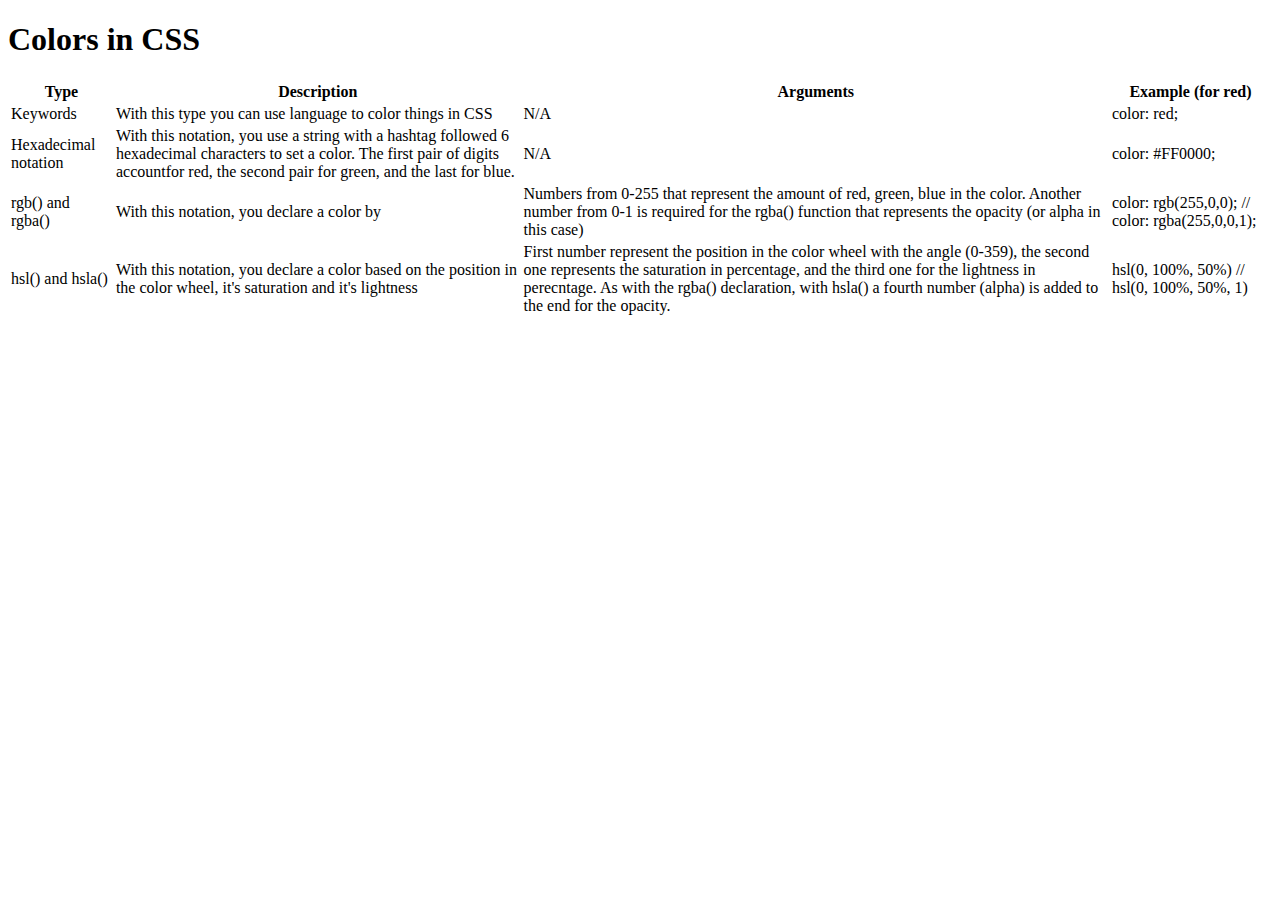
<file: FSSECP/Challenge Project - Build Your Own Cheat Sheet/index.html>
<!DOCTYPE html>
<html>
    <head>
        <link href="styles.css" rel="sylesheet">
    </head>
    <body>
        <header>
            <h1> Colors in CSS</h1>
        </header>
        <table>
            <thead>
                <trow>
                    <th>Type</th>
                    <th>Description</th>
                    <th>Arguments</th>
                    <th>Example (for red)</th>
                </trow>
            </thead>
            <tbody>
                <tr>
                    <td>Keywords</td>
                    <td>With this type you can use language to color things in CSS</td>
                    <td>N/A</td>
                    <td>color: red;</td>
                </tr>
                <tr>
                    <td>Hexadecimal notation</td>
                    <td>With this notation, you use a string with a hashtag followed 6 hexadecimal characters to set a color. 
                        The first pair of digits accountfor red, the second pair for green, and the last for blue. </td>
                    <td>N/A</td>
                    <td>color: #FF0000;</td>
                </tr>
                <tr>
                    <td>rgb() and rgba()</td>
                    <td>With this notation, you declare a color by </td>
                    <td>Numbers from 0-255 that represent the amount of red, green, blue
                        in the color. Another number from 0-1 is required for the rgba()
                        function that represents the opacity (or alpha in this case)</td>
                    <td>color: rgb(255,0,0); // color: rgba(255,0,0,1); </td>
                </tr>
                <tr>
                    <td>hsl() and hsla()</td>
                    <td>With this notation, you declare a color based on the position in the color wheel, it's saturation
                        and it's lightness </td>
                    <td> First number represent the position in the color wheel with the angle (0-359), the second one
                        represents the saturation in percentage, and the third one for the lightness in perecntage.
                        As with the rgba() declaration, with hsla() a fourth number (alpha) is added to the end
                        for the opacity.  </td>
                    <td>hsl(0, 100%, 50%) // hsl(0, 100%, 50%, 1)</td>
                </tr>
            </tbody>
        </table>
    </body>
</html>
</file>
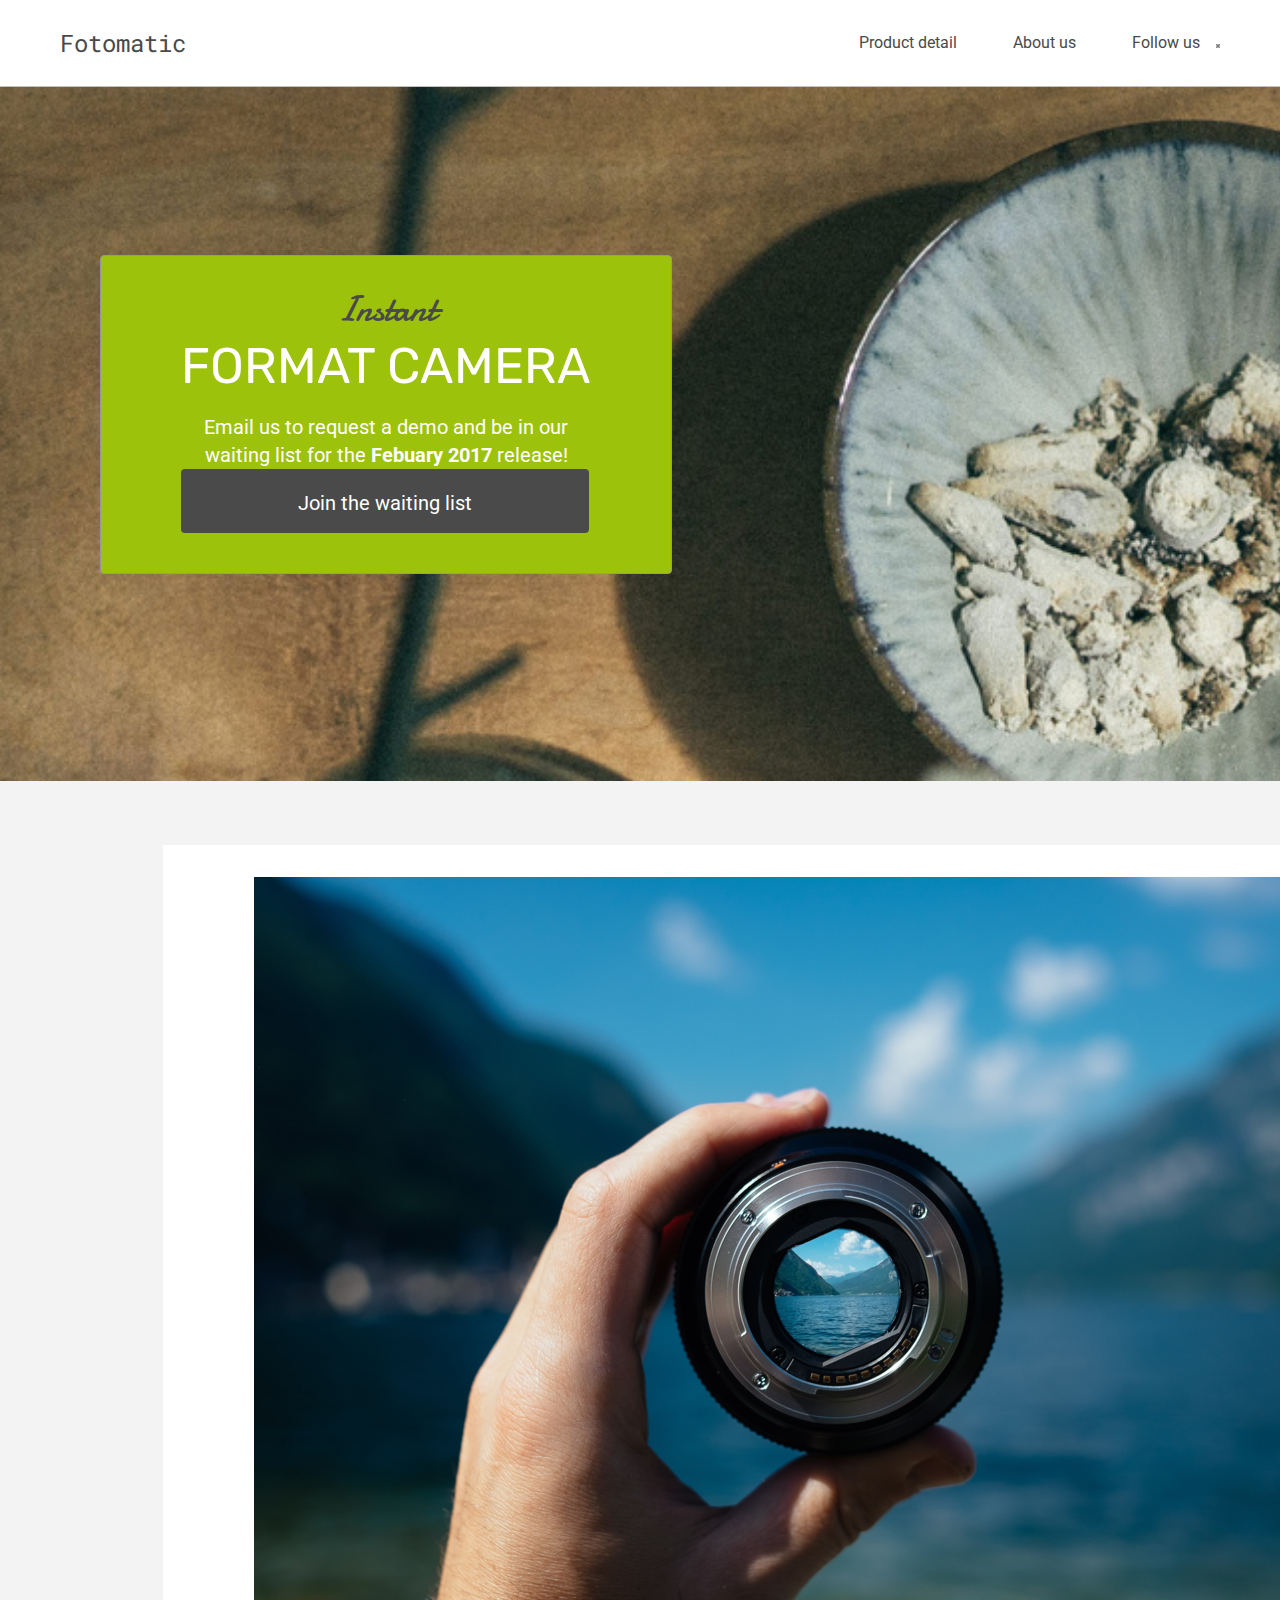
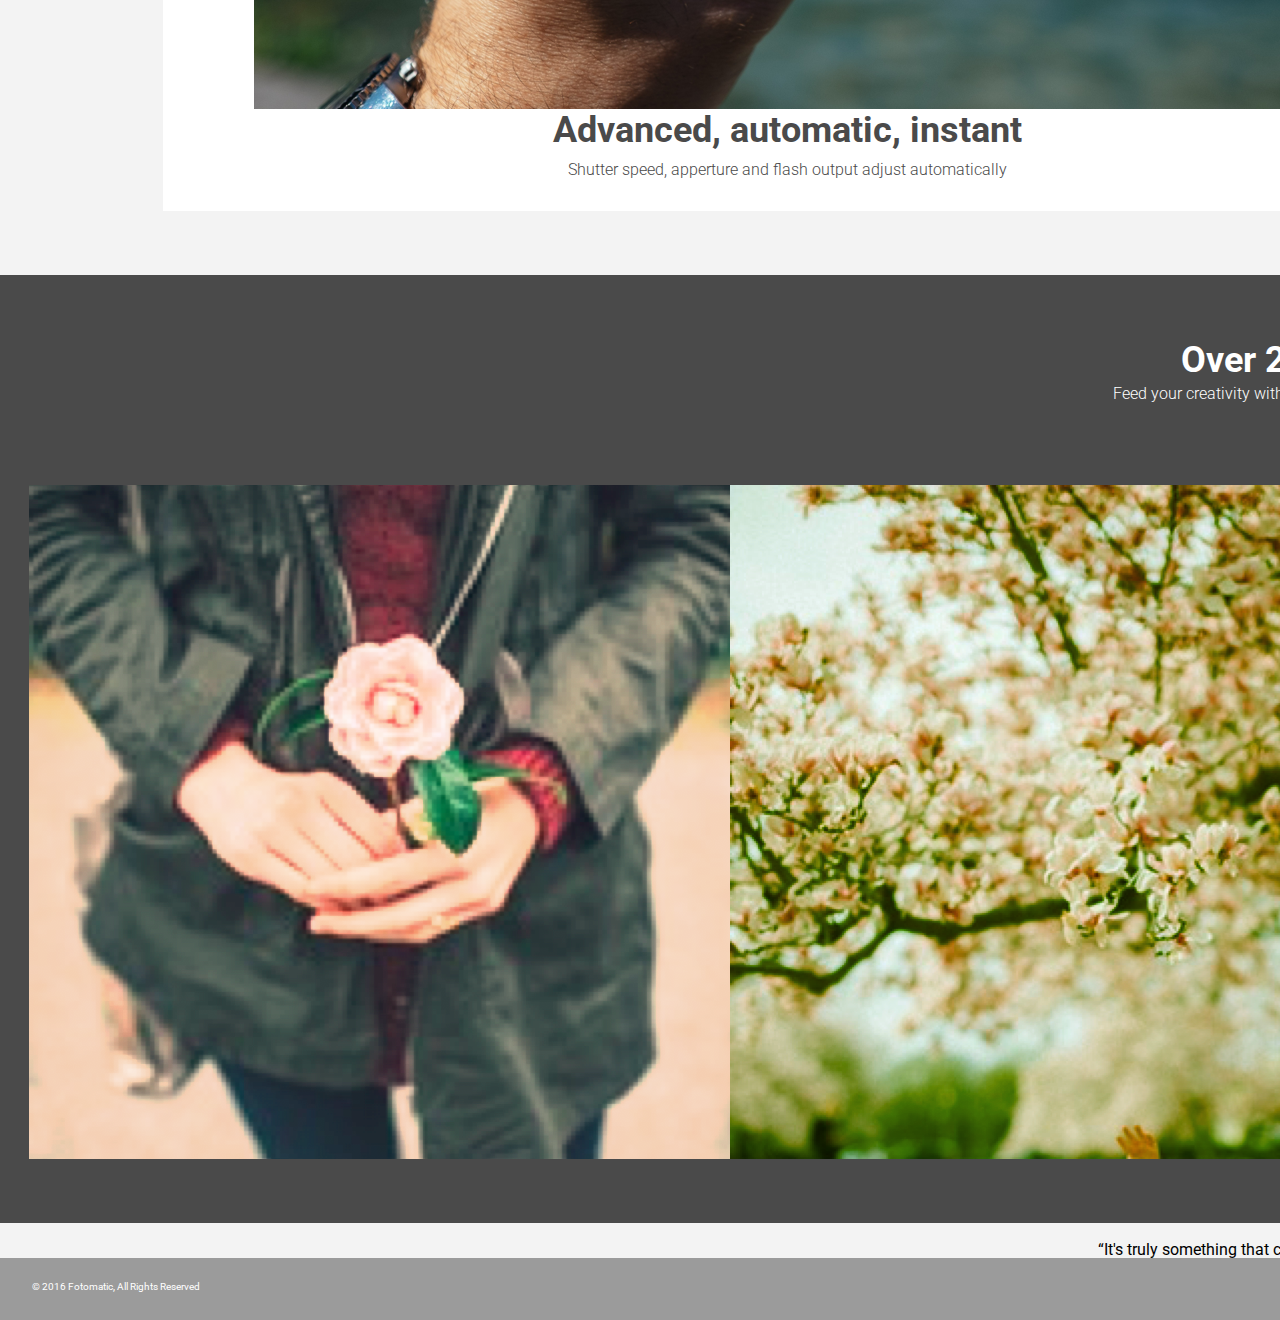
<file: FSSECP/Off Platform Project - Fotomatic/index.html>
<!DOCTYPE html>
<html>
<head>
  <link href="https://fonts.googleapis.com/css?family=Damion" rel="stylesheet">
  <link href="https://fonts.googleapis.com/css?family=Rubik" rel="stylesheet">
  <link href="https://fonts.googleapis.com/css?family=Roboto:300,400,600,700" rel="stylesheet">
  <link rel="preconnect" href="https://fonts.googleapis.com"> 
<link rel="preconnect" href="https://fonts.gstatic.com" crossorigin> 
<link href="https://fonts.googleapis.com/css2?family=Roboto+Mono&display=swap" rel="stylesheet">
  <link rel="stylesheet" href="./resources/css/reset.css">
  <link rel="stylesheet" href="./resources/css/style.css">
  <meta charset="UTF-8">
</head>
<body>
  <!-- Header -->
  <header>
    <div class="content">
      <a href="index.html" class="desktop logo">Fotomatic</a>
      <nav class="desktop">
        <ul>
          <li><a href="#">Product detail</a></li>
          <li><a href="#">About us</a></li>
          <li><a href="https://www.instagram.com/">Follow us <img class="icon" src="./resources/images/instagram.png"></a></li>
        </ul>
      </nav>
      <nav class="mobile">
        <ul>
          <li><a href="#"><img src="./resources/images/ic-logo.svg"></a></li>
          <li><a href="#"><img src="./resources/images/ic-product-detail.svg"></a></li>
          <li><a href="#"><img src="./resources/images/ic-about-us.svg"></a></li>
          <li><a href="#" class="button">Join us</a></li>
        </ul>
      </nav>
    </div>
  </header>

  <!-- Main Content -->
  <div class="main-content">

    <!-- Sign Up Section -->
    <div id="sign-up-section" class="banner">
      <div id="sign-up-cta">
        <div class="content center">
          <div class="header">
            <h2 class="cursive">Instant</h2>
            <h1 class="striking">FORMAT CAMERA</h1>
          </div>
          <div class="email">
            <span>
              Email us to request a demo and be in our waiting list for the <strong>Febuary 2017</strong> release!
            </span>
            <div class="button">Join the waiting list</div>
          </div>
        </div>
      </div>
    </div>

    <!-- Features Section -->
    <div id="features-section">
      <div class="feature">
        <div class="center">
          <div class="image-container">
            <img src="resources/images/feature-1.png" />
          </div>
          <div class="content">
            <h2>Advanced, automatic, instant</h2>
            <h3>Shutter speed, apperture and flash output adjust automatically</h3>
          </div>
        </div>
      </div>
      <div class="feature">
        <div class="center">
          <div class="image-container">
            <img src="resources/images/feature-2.png" />
          </div>
          <div class="content">
            <h2>Beautifully crafted inside-out</h2>
            <h3>From the paint outside to the tiny screw inside, Fotomatic is crafted with love and 20-year of expertise</h3>
          </div>
        </div>
      </div>
    </div>

    <!-- Filters Section -->
    <div id="filters-section">
      <div class="content center">
        <h2>Over 20+ filters to choose from</h2>
        <h3>Feed your creativity with 20 different filter designed by our eclectic in-house photographers!</h3>
      </div>
      <div class="images-container">
        <div class="image-container">
          <img src="./resources/images/filter-1.png" />
        </div>
        <div class="image-container">
          <img src="./resources/images/filter-2.png" />
        </div>
        <div class="image-container">
          <img src="./resources/images/filter-3.png" />
        </div>
        <div class="image-container extra">
          <img src="./resources/images/filter-4.png" />
        </div>
      </div>
    </div>

    <!-- Quotes Section -->
    <div id="quotes-section">
      <div class="content center">
        <span class="quote">“It's truly something that could create a brand new photography Renaissance”</span>
        <img class="quote-citation" src="./resources/images/photography-logo.png" />
      </div>
    </div>

    <!-- Footer -->
    <footer>
      <div class="content">
        <span class="copyright">© 2016  Fotomatic, All Rights Reserved</span>
        <span class="location">Designed in NYC</span>
      </div>
    </footer>

  </div>
</body>
</html>
</file>
<file: FSSECP/Off Platform Project - Fotomatic/resources/css/style.css>
/* Universal Styles */
* {
  box-sizing: border-box;
}
html {
  font-family: "Roboto", sans-serif;
  font-size: 16px;
  display: flex;
}

.main-content {
  position: relative;
  top: 5.3125rem; /* To offset for fixed header. */
}

.center {
  text-align: center;
}
.content h2{
  color: #4A4A4A;
  font-size: 2.25rem;
  font-family: 'Roboto';
  line-height: 1.2;
}
.content h3 {
  color: #4A4A4A;
  font-size: 1rem;
  font-family: 'Roboto';
  line-height: 1.2;
}
.button {
  border-radius: 4px;
  background-color: #4a4a4a;
  color: white;
}

.image-container {
  overflow: hidden;
  width: 90%;
  height: 65%;
}

.image-container img {
  display: block;
}

@media only screen and (max-width: 760px) {
  .main-content {
    top: 2.5625rem;
  }
}

/* Header */

header {
  position: fixed;
  width: 100%;
  border-bottom: solid 1px #c6c1c1;
  background-color: white;
  height: 85;
  z-index: 5;
}

header .content {
  display: flex;
  align-items: center;
  padding: 1.875rem;
}

header .logo {
  flex: 1;
  color: #4A4A4A;
  font-size: 1.5rem;
  font-family: "Roboto Mono";
  margin-left: 1.875rem;
}

header nav ul {
  display: flex;
  font-size: 1rem;
  line-height: 1.6;
  margin-right: 1.875rem;
}

nav li {
  padding-left: 3.5rem;
}

nav a {
  vertical-align: bottom;
  line-height: 1.6;
  font-size: 1rem;
  color: #4a4a4a;
}

header .icon {
  width: 1rem;
  padding-left: .75rem;
}

header .mobile {
  display: none;
}

@media only screen and (max-width: 760px) {
  header .desktop {
    display: none;
  }

  header .mobile {
    display: block;
    width: 100%;
  }

  header .content {
    padding: .5rem 0;
  }

  header .mobile ul {
    display: flex;
    justify-content: space-around;
    align-items: center;
    width: 100%;
  }

  header .mobile li {
    padding: 0;
  }

  header .mobile .button {
    padding: .1875rem .5rem;
    background-color: #9dc20b;
    line-height: 1.6;
    color: white;
  }
}

/* Sign Up Section */

#sign-up-section {
  display: flex;
  justify-content: flex-start;
  align-items: flex-start;
  height: 43.5rem;
  background-image: url("../images/banner-landingpage.jpg");
  background-size: cover;
}

#sign-up-cta {
  padding: 0 5rem 2.5rem 5rem;
  border: solid 1px #979797;
  border-radius: 4px;
  background-color: #9dc20b;
  margin-top: 10.625rem;
  margin-bottom: 10.625rem;
  margin-left: 6.25rem;
  
}

#sign-up-cta .content {
  width: 25.625rem;
  margin-top: 2rem;
  font-family: "Roboto", sans-serif;
  font-size: 1.25rem;
  line-height: 1.4;
  color: white;
}

#sign-up-cta h1 {
  font-size: 3.125rem;
}

#sign-up-cta h2 {
  font-size: 2.25rem;
}

#sign-up-cta span strong {
  font-weight: bold;
}

#sign-up-cta .cursive {
  font-family: "Damion", cursive;
  margin-top: 2rem;
}

#sign-up-cta .striking {
  font-family: "Rubik", sans-serif;
  padding-bottom: .75rem;
  color: white;
  font-size: 3.125rem;
  line-height: 1.4;
}

.email span {
  color: white;
  font-size: 1.25rem;
  font-family: 'Roboto';
  line-height: 1.4;
}

#sign-up-cta .button {
  padding: 1.25rem 7.25rem;
  color: white;
  font-size: 1.25;
  font-family: 'Roboto';
  line-height: 1.4;
  background-color: #4A4A4A;
  width: 408px;
  height: 64px;
  /*
  margin: 1.625rem 5rem 3.5rem 5rem;
  */
  
}

@media only screen and (max-width: 760px) {
  #sign-up-section {
    align-items: center;
    justify-content: center;
    height: 28rem;
  }

  #sign-up-cta {
    position: static;
    width: auto;
    height: auto;
    background-color: transparent;
    border: none;
  }

  #sign-up-cta .content {
    margin-top: 0;
  }

  #sign-up-cta .email {
    display: none;
  }

  #sign-up-cta h1 {
    font-size: 3.125rem;
  }

  #sign-up-cta h2 {
    font-size: 2.25rem;
  }
}

@media only screen and (max-width: 450px) {
  #sign-up-section {
    height: 20rem;
  }

  #sign-up-cta h1 {
    font-size: 2.25rem;
  }

  #sign-up-cta h2 {
    font-size: 2rem;
  }
}

/* Features Section */

#features-section {
  display: flex;
  justify-content: space-between;
  padding: 4rem 5%;
  background-color: #f3f3f3;
}

.feature {
  flex: 1;
  padding: 2rem;
  margin: 0px 1.25rem;
  background-color: white;
  
}

.feature .image-container {
  width: 90%;
  height: 65%;
  margin: 0 auto;
}

.feature h2 {
  padding-bottom: .5rem;
  font-size: 2.25rem;
  font-weight: bold;
  color: #4a4a4a;
}

.feature h3 {
  font-size: 1rem;
  line-height: 1.2;
  font-weight: 300;
  color: #4a4a4a;
}

@media only screen and (max-width: 890px) {
  .feature h2 {
    font-size: 1.125rem;
    line-height: 1.3;
    font-weight: normal;
  }

  .feature h3 {
    font-size: .875rem;
    line-height: 1.4;
  }
}

@media only screen and (max-width: 760px) {
  #features-section {
    flex-flow: column;
    padding: 0;
  }

  .feature {
    margin: 0;
    padding: 1.25rem 1rem 0 1rem;
  }
}

/* Filters Section */

#filters-section {
  padding: 4rem 0;
  background-color: #4a4a4a;
}

#filters-section .content {
  padding: 0 .625rem;
  margin-bottom: 5rem;
}

#filters-section .content h2 {
  font-size: 2.25rem;
  font-weight: bold;
  color: white;
}

#filters-section .content h3 {
  font-size: 1rem;
  line-height: 1.4;
  font-weight: 300;
  color: white;
}

#filters-section .images-container {
  display: flex;
  max-width: 100%;
  padding: 0 1%;
}

@media only screen and (max-width: 760px) {
  #filters-section {
    padding: 1.5rem 0 0 0;
  }

  #filters-section .content {
    margin-bottom: 1rem;
  }

  #filters-section .content h2 {
    padding-bottom: .625rem;
    font-size: 1.125rem;
    line-height: 1.3;
    font-weight: normal;
  }

  #filters-section .content h3 {
    font-size: .875rem;
    line-height: 1.4;
  }

  #filters-section .images-container {
    padding: 0;
  }

  #filters-section .extra {
    display: none;
  }
}

/* Quotes Section */

#quotes-section {
  background-color: #f3f3f3;
}

#quotes-section content {
  padding: 5rem 0;
}

#quotes-section quote {
  padding-right: 1.875rem;
  padding-top: 5rem;
  padding-bottom: 5rem;
  margin-top: 5rem;
  margin-bottom: 5rem;
  font-family: "Palatino", serif;
  font-size: 1.875rem;
  line-height: 1.1;
  font-style: italic;
  color: #4a4a4a;
}

#quotes-section quote-citation {
  height: 1.875rem;
}

@media only screen and (max-width: 760px) {
  #quotes-section content {
    padding: 1.875rem .625rem;
  }

  #quotes-section quote {
    font-size: 1.5rem;
    line-height: 1.4;
  }

  #quotes-section quote-citation {
    display: block;
    padding-top: 1rem;
    margin: auto;
  }
}

/* Footer */

footer {
  background-color: #9b9b9b;
  padding: 1.5rem 2rem;
  height: 3.875rem;
}

footer .content {
  color: white;
  display: flex;
  font-size: .75rem;
  font-family: 'Roboto'
}

footer .copyright {
  flex-grow: 1;
}

@media only screen and (min-width: 760px) {
  footer .content {
    font-size: .625rem;
  }
}
</file>
